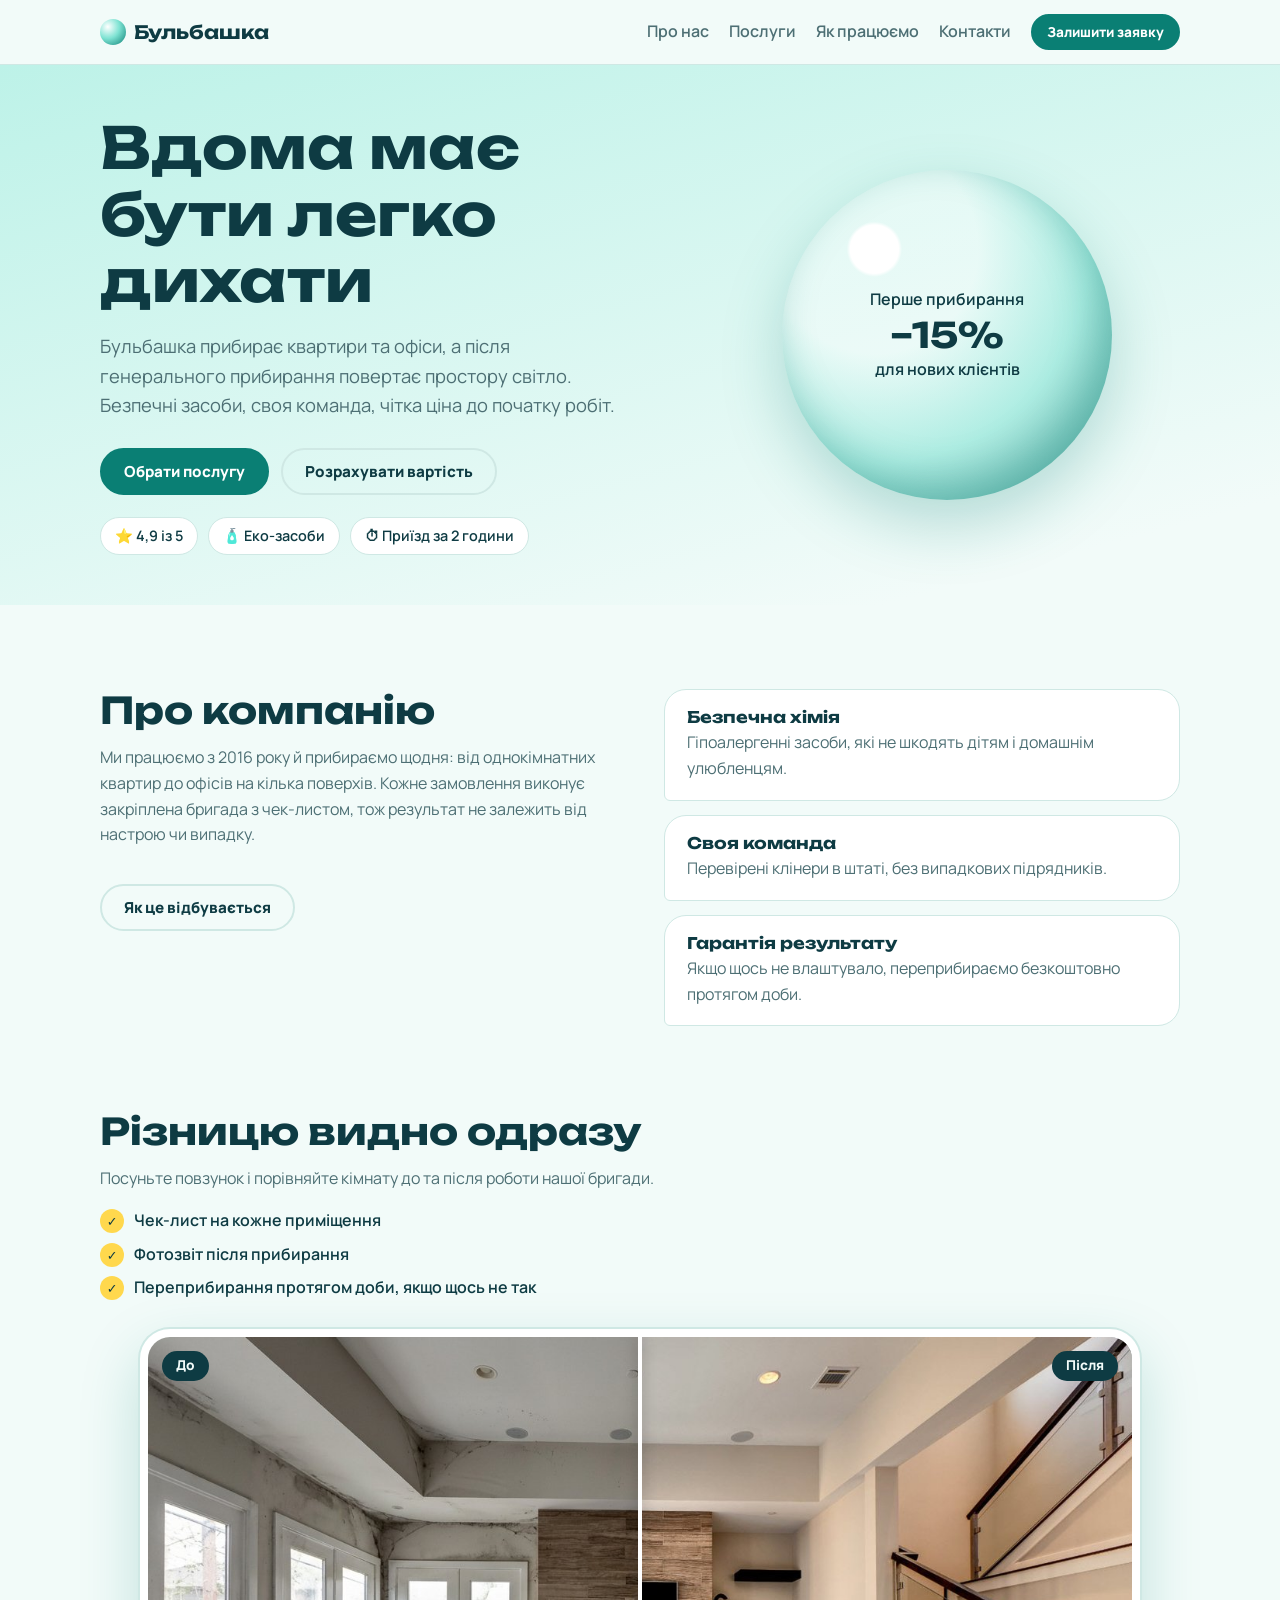
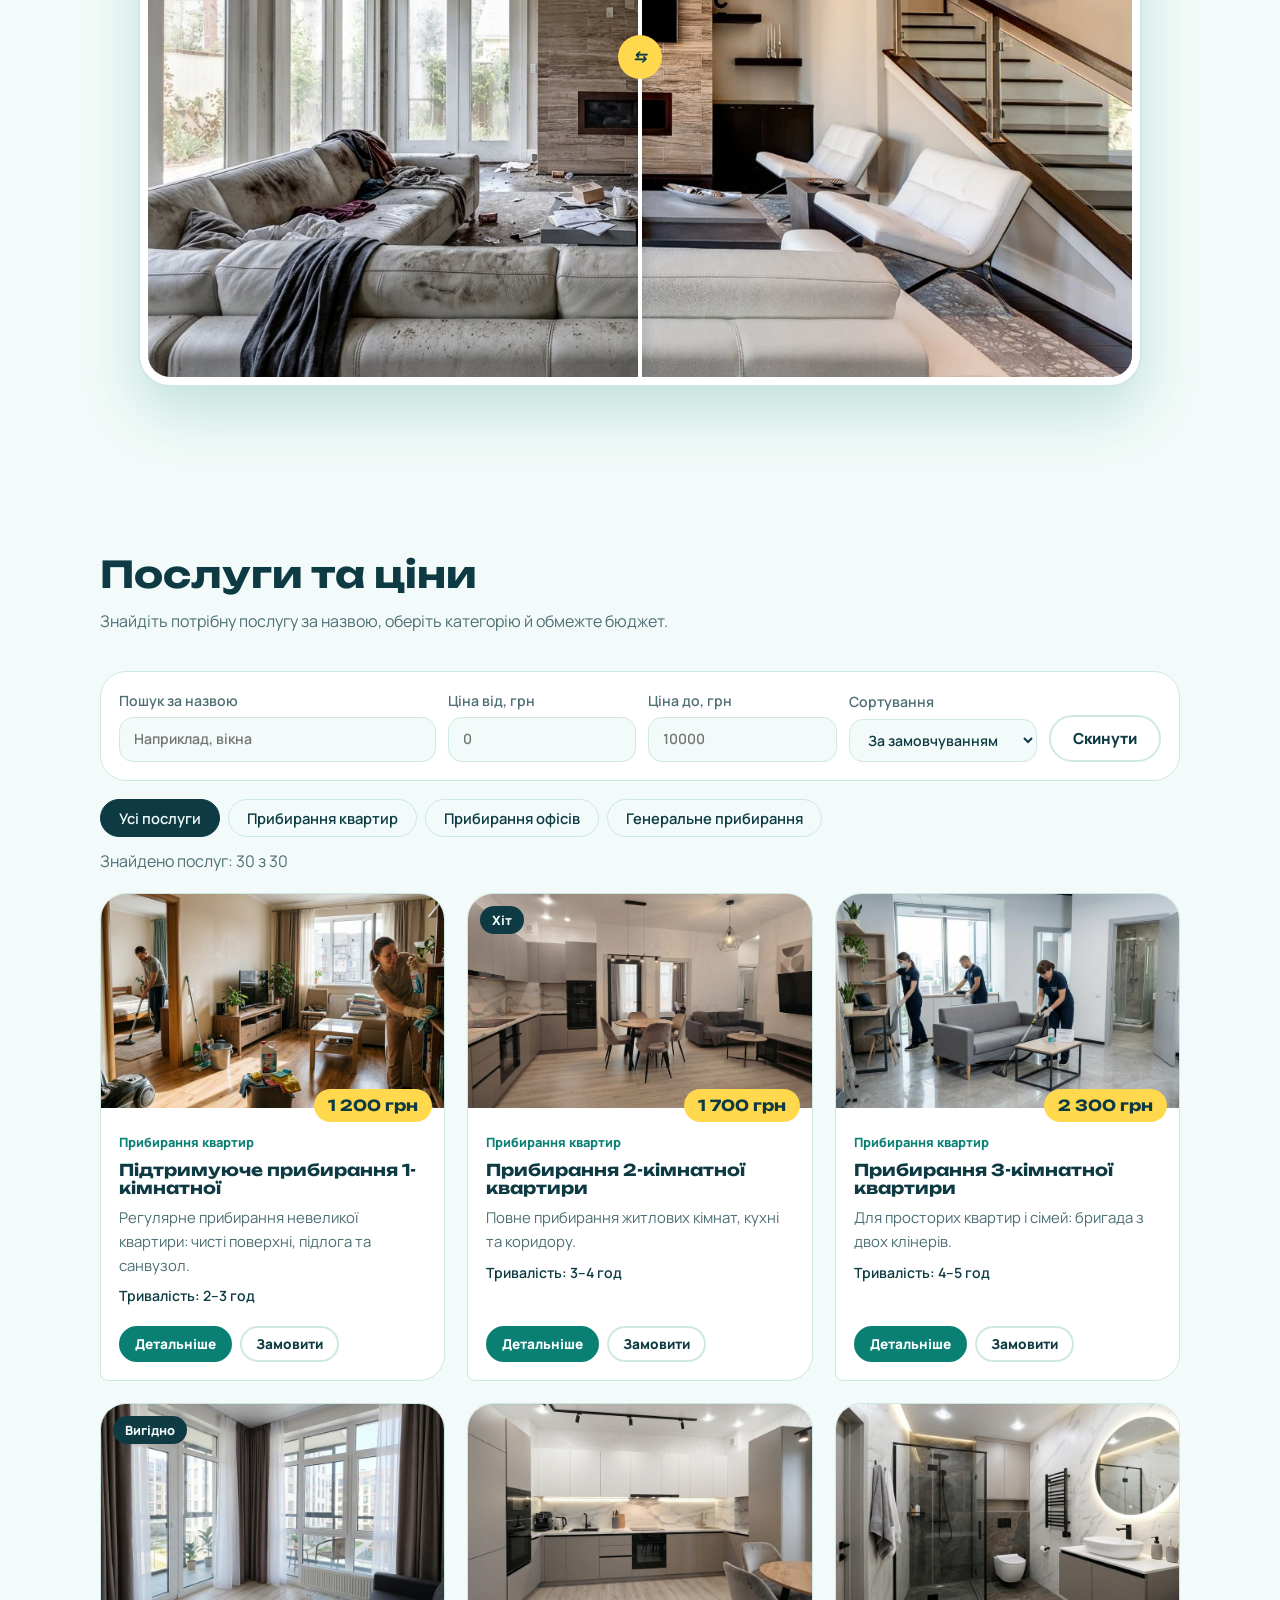
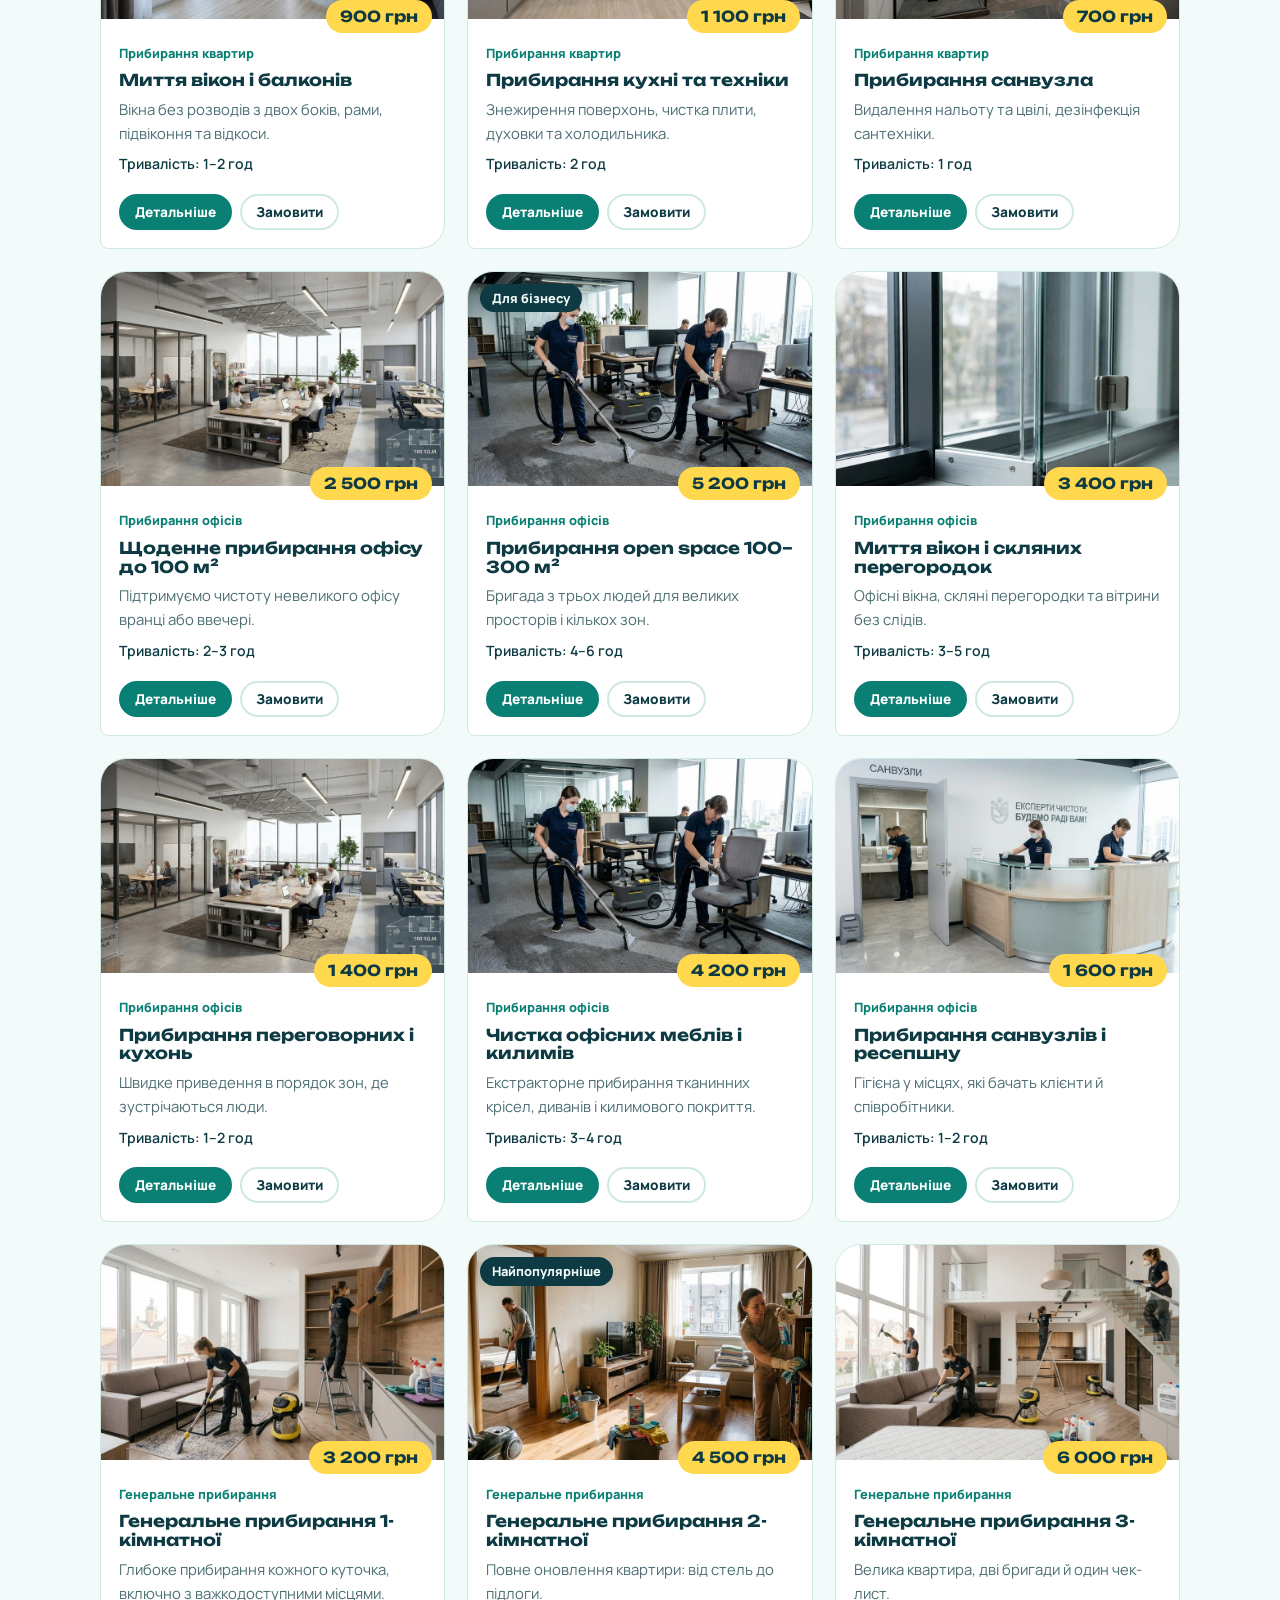
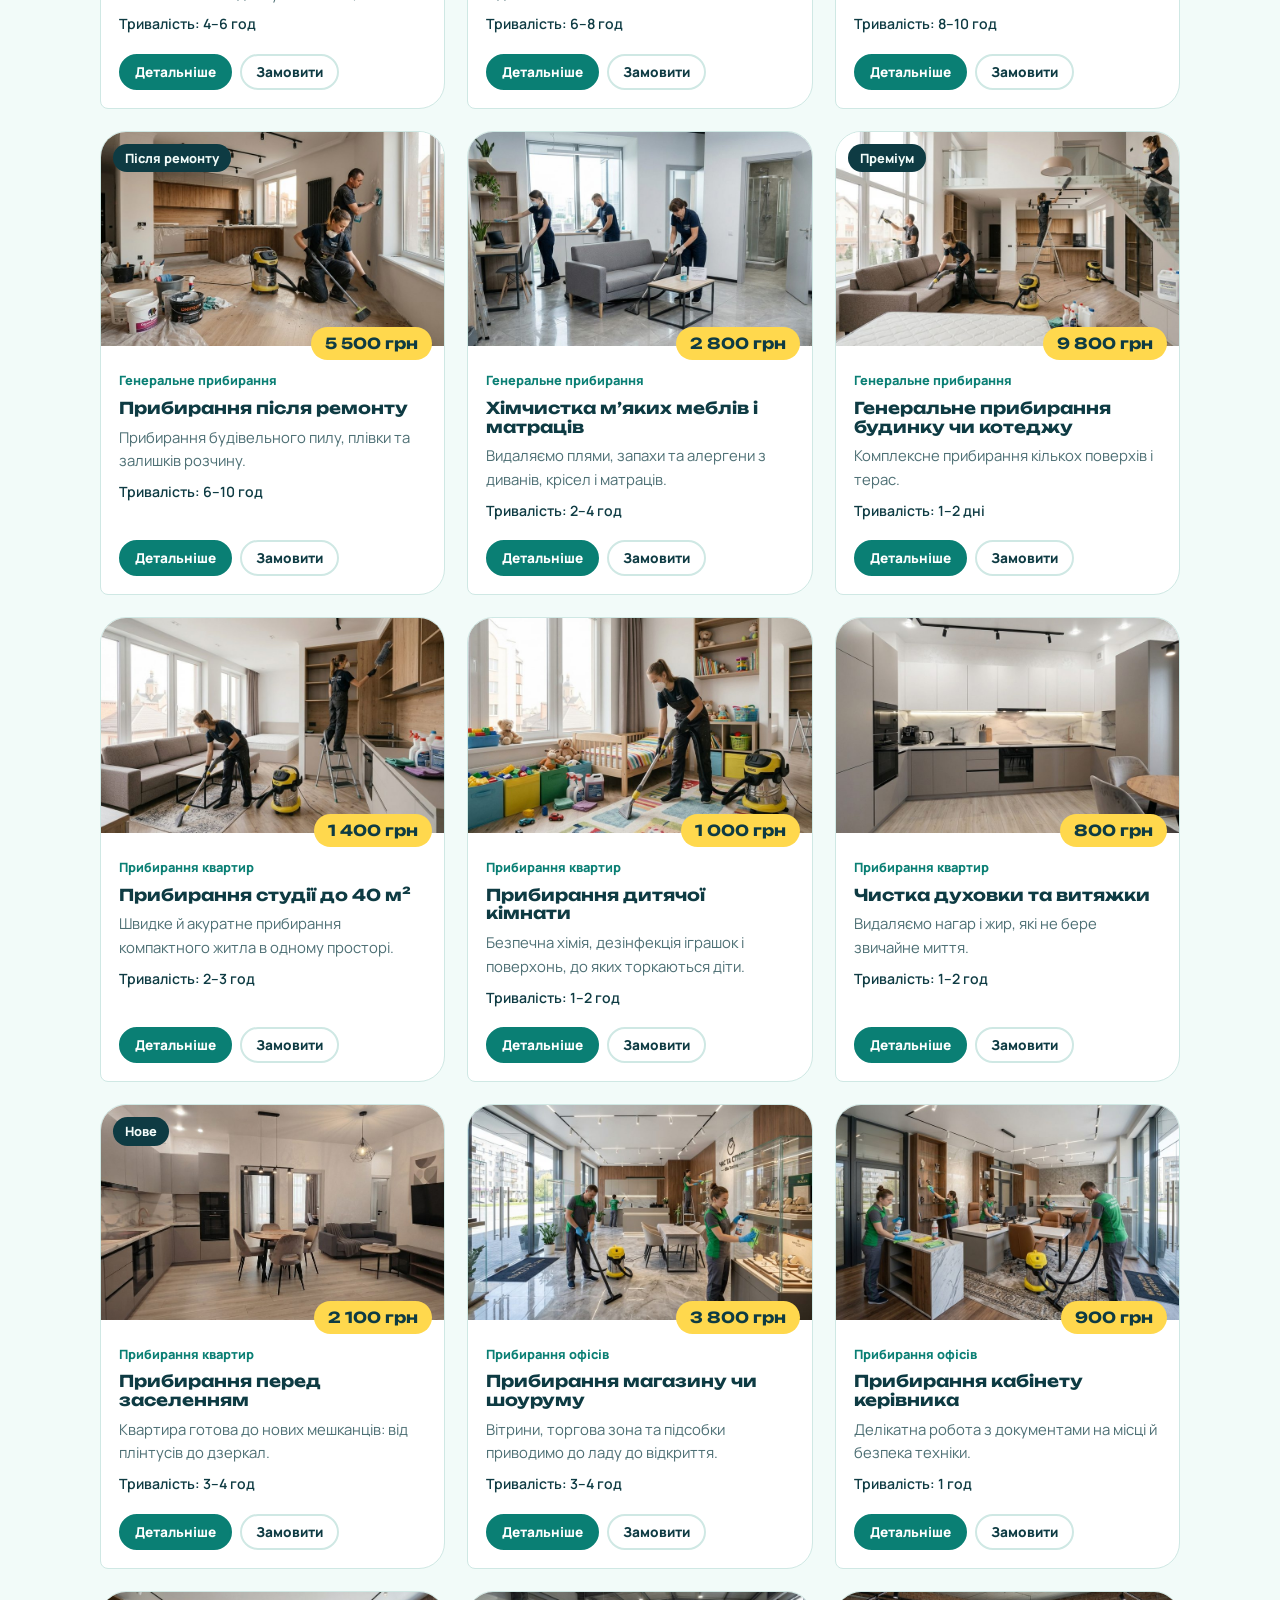
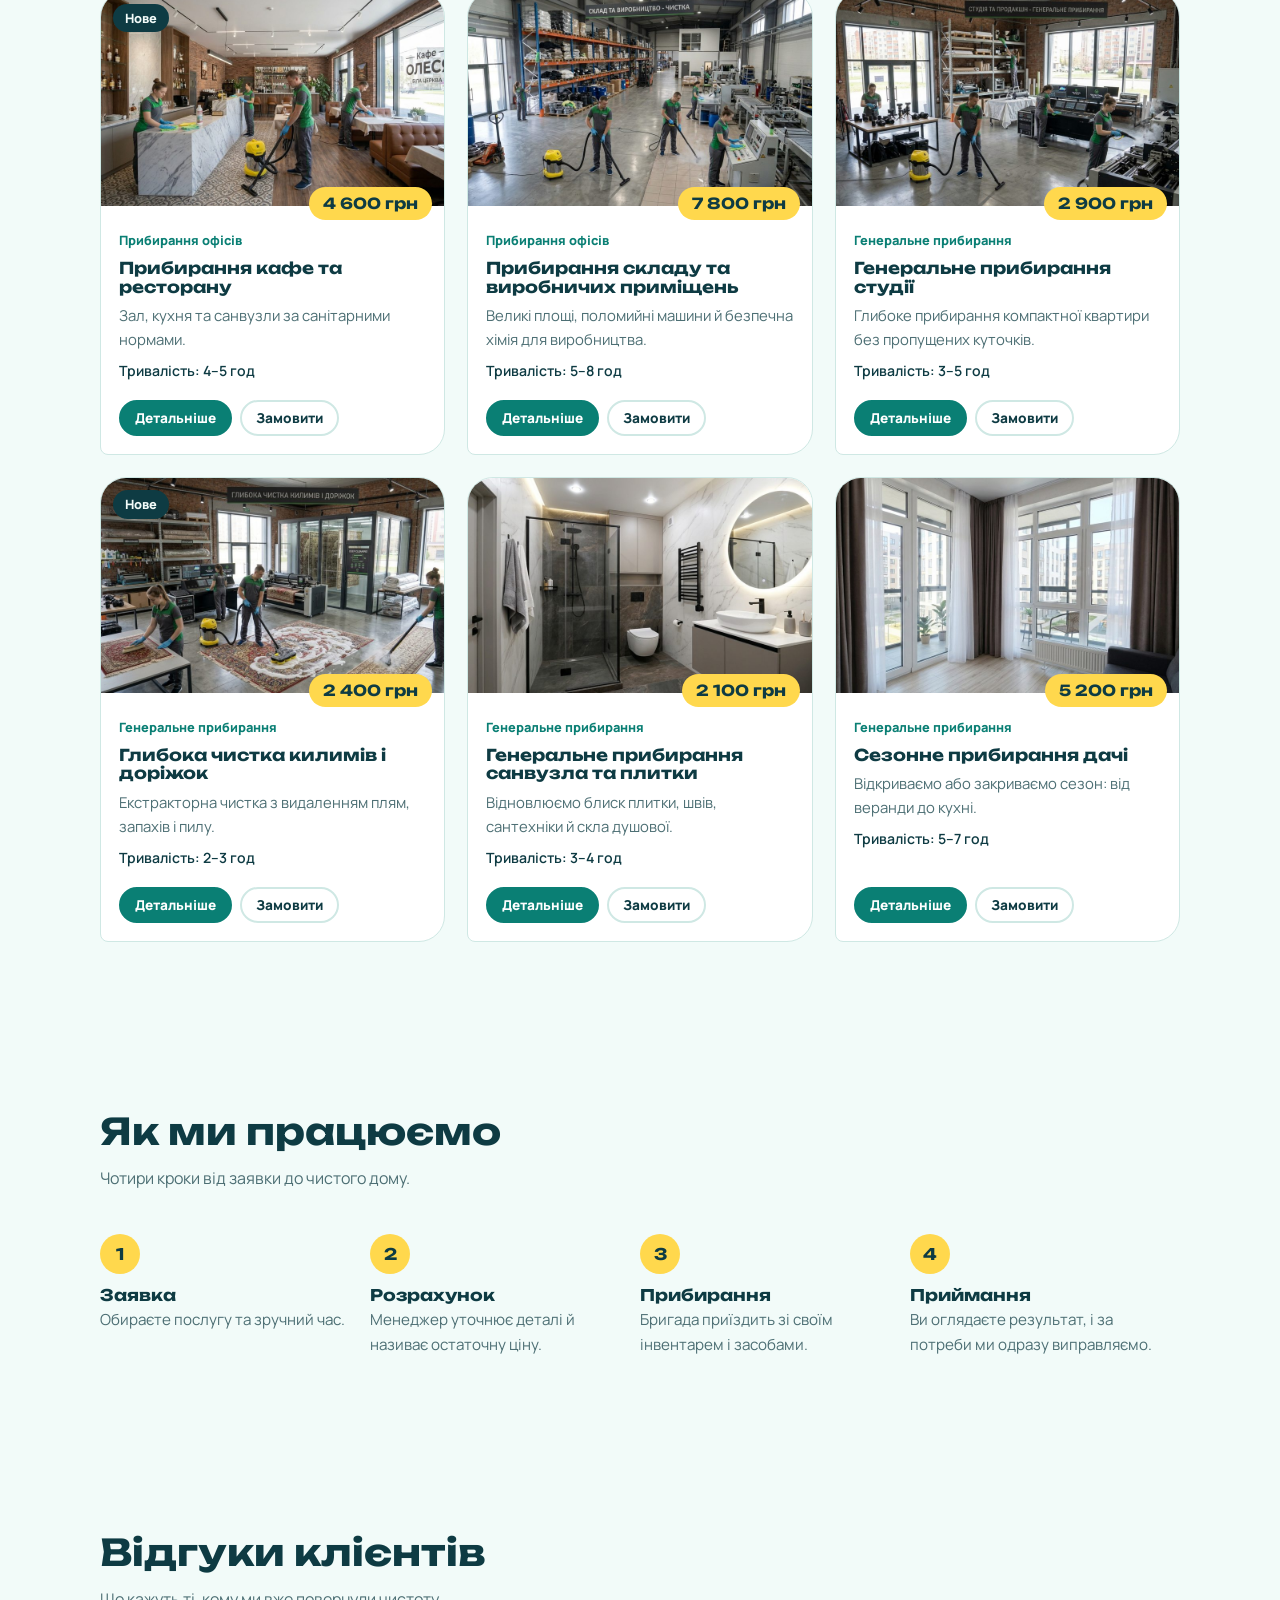
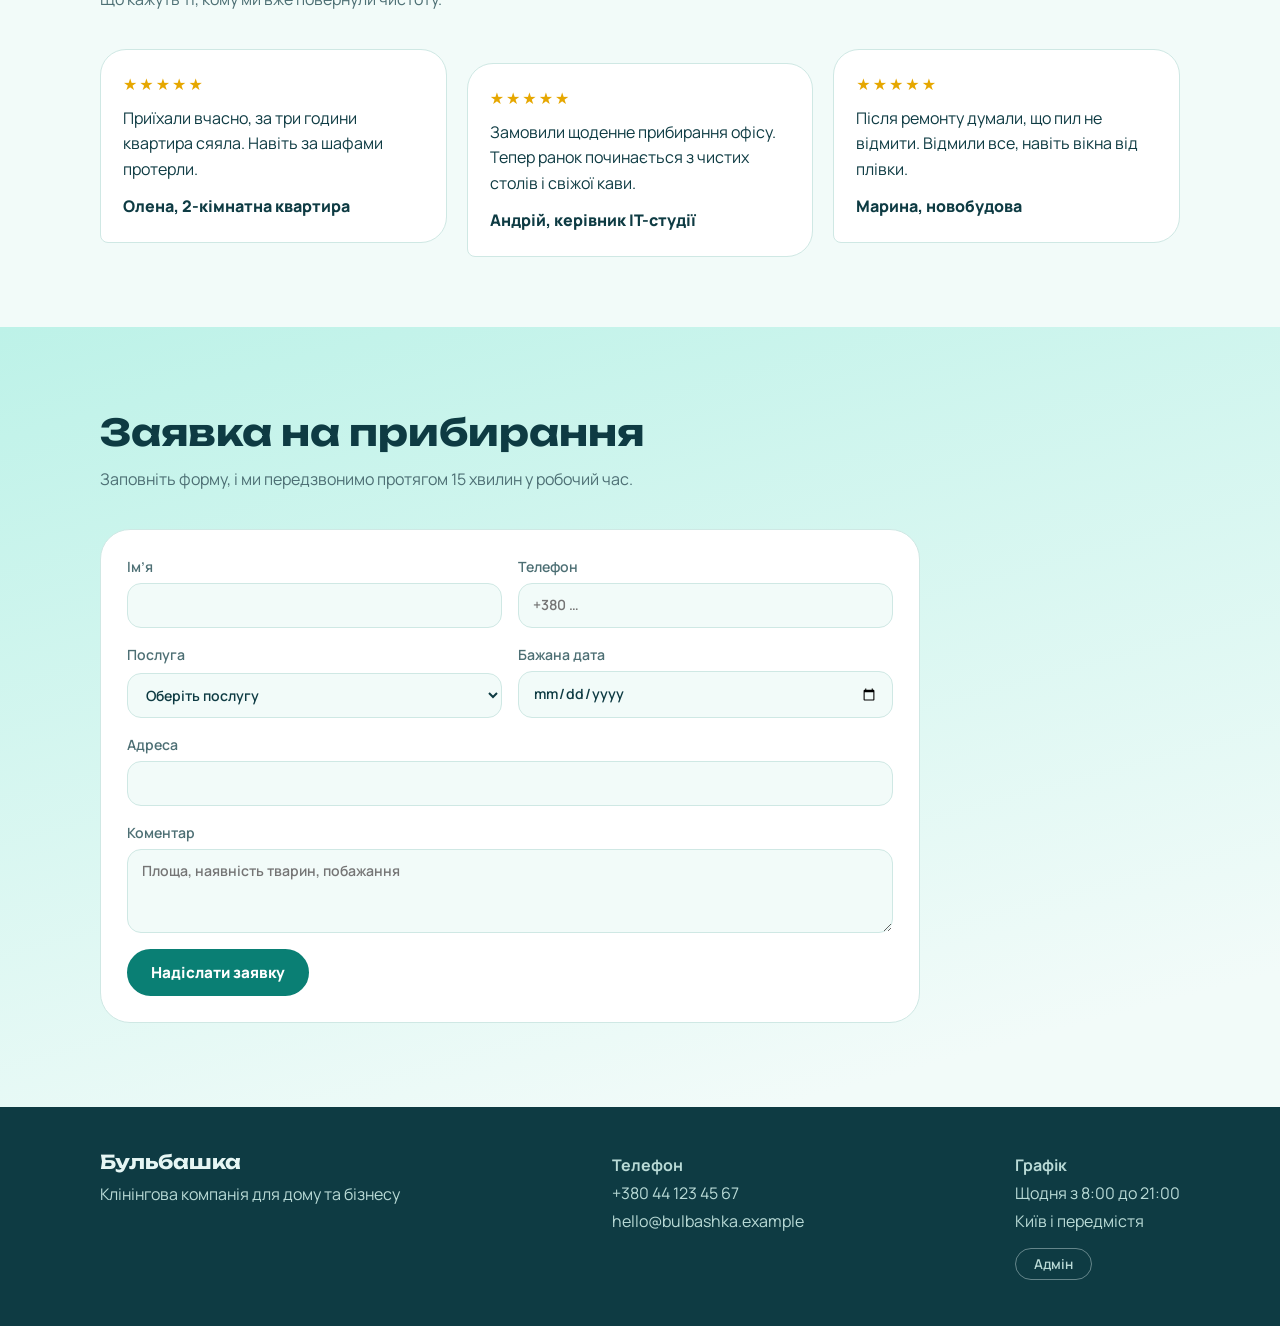
<file: index.html>
<!DOCTYPE html>
<html lang="uk">
<head>
<meta charset="utf-8">
<meta name="viewport" content="width=device-width, initial-scale=1, viewport-fit=cover">
<title>Бульбашка — клінінгова компанія</title>
<link rel="icon" href="data:image/svg+xml,%3Csvg xmlns='http://www.w3.org/2000/svg' viewBox='0 0 100 100'%3E%3Ctext y='.9em' font-size='90'%3E🫧%3C/text%3E%3C/svg%3E">
<link rel="preconnect" href="https://fonts.googleapis.com">
<link href="https://fonts.googleapis.com/css2?family=Manrope:wght@400;600;800&family=Unbounded:wght@500;700&display=swap" rel="stylesheet">
<link rel="stylesheet" href="css/style.css">
</head>
<body>
<header><div class="wrap">
<a class="logo" href="#top"><i></i>Бульбашка</a>
<nav><a href="#about">Про нас</a><a href="#services">Послуги</a><a href="#process">Як працюємо</a><a href="#contacts">Контакти</a><a class="own" href="#admin">Адмін</a></nav>
<a class="btn sm" href="#order">Залишити заявку</a>
</div></header>

<div id="detail" hidden></div>
<div id="adminv" hidden><div class="wrap dt"><a class="back" href="#services">Назад на сайт</a><h1 style="font-size:clamp(1.5rem,4vw,2.2rem);margin-bottom:8px">Адмін-панель</h1><p class="lead">Цю сторінку бачите лише ви. Зміни одразу з’являються на сайті.</p><div id="adminbody"></div></div></div>
<main id="top">
<div class="hero" id="hero"><div class="wrap">
<div>
<h1>Вдома має бути легко дихати</h1>
<p>Бульбашка прибирає квартири та офіси, а після генерального прибирання повертає простору світло. Безпечні засоби, своя команда, чітка ціна до початку робіт.</p>
<div class="cta"><a class="btn" href="#services">Обрати послугу</a><a class="btn ghost" href="#order">Розрахувати вартість</a></div>
<div class="trust"><span>⭐ 4,9 із 5</span><span>🧴 Еко-засоби</span><span>⏱ Приїзд за 2 години</span></div>
</div>
<div class="promo"><div><span>Перше прибирання</span><b>–15%</b><span>для нових клієнтів</span></div></div>
</div></div>

<section id="about"><div class="wrap about">
<div><h2>Про компанію</h2>
<p class="lead">Ми працюємо з 2016 року й прибираємо щодня: від однокімнатних квартир до офісів на кілька поверхів. Кожне замовлення виконує закріплена бригада з чек-листом, тож результат не залежить від настрою чи випадку.</p>
<a class="btn ghost" href="#process">Як це відбувається</a></div>
<div class="facts">
<div class="fact"><h3>Безпечна хімія</h3><p>Гіпоалергенні засоби, які не шкодять дітям і домашнім улюбленцям.</p></div>
<div class="fact"><h3>Своя команда</h3><p>Перевірені клінери в штаті, без випадкових підрядників.</p></div>
<div class="fact"><h3>Гарантія результату</h3><p>Якщо щось не влаштувало, переприбираємо безкоштовно протягом доби.</p></div>
</div></div></section>

<section id="result" style="padding-top:0"><div class="wrap about"><div><h2>Різницю видно одразу</h2><p class="lead">Посуньте повзунок і порівняйте кімнату до та після роботи нашої бригади.</p><ul class="checks"><li>Чек-лист на кожне приміщення</li><li>Фотозвіт після прибирання</li><li>Переприбирання протягом доби, якщо щось не так</li></ul></div>
<div class="ba" id="ba"><img id="b1" alt="Вітальня до прибирання: брудні стіни, дивани й підлога, розкидані речі"><img id="b2" class="aft" alt="Та сама вітальня після прибирання: чисті стіни, дивани й підлога"><span class="ba-t l">До</span><span class="ba-t r">Після</span><i class="ba-line"></i><input id="bar" type="range" min="0" max="100" value="50" aria-label="Порівняти до і після"></div></div></section>
<section id="services" style="background:var(--bg)"><div class="wrap">
<h2>Послуги та ціни</h2>
<p class="lead">Знайдіть потрібну послугу за назвою, оберіть категорію й обмежте бюджет.</p>
<div class="bar">
<label class="grow">Пошук за назвою<input id="q" type="search" placeholder="Наприклад, вікна"></label>
<label>Ціна від, грн<input id="mn" type="number" min="0" step="100" placeholder="0"></label>
<label>Ціна до, грн<input id="mx" type="number" min="0" step="100" placeholder="10000"></label>
<label class="wide">Сортування<select id="so"><option value="def">За замовчуванням</option><option value="pa">Ціна: від низької</option><option value="pd">Ціна: від високої</option><option value="na">Назва: А–Я</option><option value="nd">Назва: Я–А</option></select></label>
<button class="btn ghost" id="reset" type="button">Скинути</button>
</div>
<div class="chips" id="chips"></div>
<div class="meta"><span id="cnt"></span>
<span><button class="btn ghost sm own" id="adm" type="button" aria-pressed="false">Керування послугами</button>
<button class="btn sm admin-only" id="add" type="button">Додати послугу</button></span></div>
<div class="grid" id="grid"></div>
</div></section>

<section id="process"><div class="wrap">
<h2>Як ми працюємо</h2>
<p class="lead">Чотири кроки від заявки до чистого дому.</p>
<div class="steps">
<div class="step"><h3>Заявка</h3><p>Обираєте послугу та зручний час.</p></div>
<div class="step"><h3>Розрахунок</h3><p>Менеджер уточнює деталі й називає остаточну ціну.</p></div>
<div class="step"><h3>Прибирання</h3><p>Бригада приїздить зі своїм інвентарем і засобами.</p></div>
<div class="step"><h3>Приймання</h3><p>Ви оглядаєте результат, і за потреби ми одразу виправляємо.</p></div>
</div></div></section>

<section id="reviews"><div class="wrap"><h2>Відгуки клієнтів</h2><p class="lead">Що кажуть ті, кому ми вже повернули чистоту.</p><div class="revs">
<blockquote class="rev"><span>★★★★★</span><p>Приїхали вчасно, за три години квартира сяяла. Навіть за шафами протерли.</p><cite>Олена, 2-кімнатна квартира</cite></blockquote>
<blockquote class="rev"><span>★★★★★</span><p>Замовили щоденне прибирання офісу. Тепер ранок починається з чистих столів і свіжої кави.</p><cite>Андрій, керівник IT-студії</cite></blockquote>
<blockquote class="rev"><span>★★★★★</span><p>Після ремонту думали, що пил не відмити. Відмили все, навіть вікна від плівки.</p><cite>Марина, новобудова</cite></blockquote>
</div></div></section>
<section class="order" id="order"><div class="wrap">
<h2>Заявка на прибирання</h2>
<p class="lead">Заповніть форму, і ми передзвонимо протягом 15 хвилин у робочий час.</p>
<div id="formbox"><form class="form" id="req">
<label>Ім’я<input name="name" required minlength="2" autocomplete="name"></label>
<label>Телефон<input name="phone" type="tel" required pattern="[+0-9 ()\-]{10,}" placeholder="+380 …" autocomplete="tel"></label>
<label>Послуга<select name="svc" id="svc" required></select></label>
<label>Бажана дата<input name="date" type="date" required></label>
<label class="full">Адреса<input name="addr" required autocomplete="street-address"></label>
<label class="full">Коментар<textarea name="msg" placeholder="Площа, наявність тварин, побажання"></textarea></label>
<div class="full"><button class="btn" type="submit">Надіслати заявку</button></div>
</form></div>
</div></section>
</main>

<footer id="contacts"><div class="wrap">
<div><h3 style="font-size:1.2rem;margin-bottom:8px">Бульбашка</h3><p>Клінінгова компанія для дому та бізнесу</p></div>
<div><p><b>Телефон</b></p><p>+380 44 123 45 67</p><p>hello@bulbashka.example</p></div>
<div><p><b>Графік</b></p><p>Щодня з 8:00 до 21:00</p><p>Київ і передмістя</p><p style="margin-top:14px"><button class="fbtn" id="fadm" type="button">Адмін</button></p></div>
</div></footer>

<dialog id="dlg"></dialog>
<div id="toast" role="status"></div>

<script src="js/config.js"></script>
<script src="js/app.js"></script>
</body>
</html>
</file>
<file: css/style.css>
:root{--bg:#F2FBF9;--surf:#fff;--ink:#0E3B43;--mut:#4D6F74;--brand:#0A7F74;--on:#fff;--lemon:#FFD84D;--line:#CFE8E4;--hero:linear-gradient(165deg,#BDF2E8 0%,#F2FBF9 88%);color-scheme:light;box-sizing:border-box;padding-top:env(safe-area-inset-top,0px);padding-bottom:env(safe-area-inset-bottom,0px)}
@media (prefers-color-scheme:dark){:root:not([data-theme="light"]){--bg:#08242A;--surf:#0F3139;--ink:#E6F6F4;--mut:#9CC3C0;--brand:#5FE0CF;--on:#06302B;--line:#1E4A52;--hero:linear-gradient(165deg,#0F4650 0%,#08242A 88%);color-scheme:dark}}
:root[data-theme="dark"]{--bg:#08242A;--surf:#0F3139;--ink:#E6F6F4;--mut:#9CC3C0;--brand:#5FE0CF;--on:#06302B;--line:#1E4A52;--hero:linear-gradient(165deg,#0F4650 0%,#08242A 88%);color-scheme:dark}
*,*::before,*::after{box-sizing:inherit}
html{scroll-behavior:smooth;scroll-padding-top:calc(env(safe-area-inset-top,0px) + 72px)}
body{margin:0;background:var(--bg);color:var(--ink);font:400 1rem/1.6 Manrope,system-ui,sans-serif}
body::before{content:"";position:fixed;inset:0 0 auto;height:env(safe-area-inset-top,0px);background:var(--bg);z-index:30}
h1,h2,h3{font-family:Unbounded,Manrope,system-ui,sans-serif;line-height:1.15;margin:0}
a{color:inherit}
.wrap{max-width:1120px;margin:0 auto;padding:0 20px}
header{position:sticky;top:env(safe-area-inset-top,0px);z-index:20;background:var(--bg);border-bottom:1px solid var(--line)}
header .wrap{display:flex;align-items:center;gap:20px;height:64px}
.logo{font:700 1.15rem Unbounded,sans-serif;text-decoration:none;display:flex;align-items:center;gap:8px;margin-right:auto}
.logo i{width:26px;height:26px;border-radius:50%;background:radial-gradient(circle at 30% 30%,#fff,#7FE3D3 45%,#0A7F74);display:inline-block}
nav{display:flex;gap:20px}nav a{text-decoration:none;font-weight:600;color:var(--mut)}nav a:hover{color:var(--ink)}
.btn{font:800 .95rem Manrope,sans-serif;background:var(--brand);color:var(--on);border:2px solid var(--brand);border-radius:999px;padding:11px 22px;cursor:pointer;text-decoration:none;display:inline-block}
.btn:hover{filter:brightness(1.08)}.btn.ghost{background:transparent;color:var(--ink);border-color:var(--line)}.btn.sm{padding:7px 14px;font-size:.85rem}.btn.danger{background:transparent;color:#C0392B;border-color:#C0392B}
:focus-visible{outline:3px solid var(--lemon);outline-offset:2px}
.hero{background:var(--hero);position:relative;overflow:hidden}
.hero .wrap{display:grid;grid-template-columns:1.25fr 1fr;gap:32px;align-items:center;min-height:540px;position:relative;z-index:2}
.hero h1{font-size:clamp(2rem,5vw,3.6rem);margin-bottom:18px;text-align:left}
.hero p{font-size:1.15rem;color:var(--mut);max-width:48ch;margin:0 0 28px}
.cta{display:flex;gap:12px;flex-wrap:wrap}
.promo{justify-self:center;width:min(330px,80vw);aspect-ratio:1;border-radius:50%;display:grid;place-content:center;text-align:center;padding:36px;background:radial-gradient(circle at 28% 24%,#fff 0 7%,rgba(255,255,255,.35) 8% 30%,rgba(127,227,211,.55) 62%,rgba(10,127,116,.6));box-shadow:inset -12px -16px 40px rgba(10,127,116,.35),0 24px 60px rgba(10,127,116,.25);color:#0E3B43;animation:bob 6s ease-in-out infinite}
.promo b{font:700 2.2rem Unbounded,sans-serif;display:block}.promo span{font-weight:600}
@keyframes bob{50%{transform:translateY(-14px)}}
.b{position:absolute;bottom:-80px;border-radius:50%;background:radial-gradient(circle at 30% 28%,#fff,rgba(255,255,255,.25) 40%,rgba(127,227,211,.35));border:1px solid rgba(255,255,255,.6);cursor:pointer;animation:rise linear infinite;z-index:1}
.b.pop{animation:none;transform:scale(1.6);opacity:0;transition:.25s}
@keyframes rise{to{transform:translateY(-700px) translateX(30px)}}
section{padding:84px 0}
h2{font-size:clamp(1.6rem,3.4vw,2.3rem);margin-bottom:14px}
.lead{color:var(--mut);max-width:60ch;margin:0 0 36px}
.about{display:grid;grid-template-columns:1fr 1fr;gap:48px;align-items:start}
.facts{display:grid;gap:14px}
.fact{background:var(--surf);border:1px solid var(--line);border-radius:22px 22px 22px 6px;padding:18px 22px}
.fact h3{font-size:1rem;margin-bottom:4px}.fact p{margin:0;color:var(--mut)}
.bar{display:flex;flex-wrap:wrap;gap:12px;align-items:end;background:var(--surf);border:1px solid var(--line);border-radius:26px;padding:18px;margin-bottom:18px}
label{font-weight:600;font-size:.88rem;display:grid;gap:5px;color:var(--mut)}
input,select,textarea{font:inherit;color:var(--ink);background:var(--bg);border:1.5px solid var(--line);border-radius:14px;padding:10px 14px;width:100%}
textarea{resize:vertical;min-height:84px}
.bar label{flex:1 1 150px}.bar .grow{flex:2 1 240px}
.chips{display:flex;gap:8px;flex-wrap:wrap;margin-bottom:12px}
.chip{border:1.5px solid var(--line);background:transparent;color:var(--ink);border-radius:999px;padding:8px 18px;font:600 .92rem Manrope,sans-serif;cursor:pointer}
.chip[aria-pressed="true"]{background:var(--ink);color:var(--bg);border-color:var(--ink)}
.meta{display:flex;justify-content:space-between;align-items:center;gap:10px;flex-wrap:wrap;margin-bottom:18px;color:var(--mut)}
.admin-only{display:none}body.admin .admin-only{display:inline-block}
.grid{display:grid;grid-template-columns:repeat(auto-fill,minmax(270px,1fr));gap:22px}
.card{background:var(--surf);border:1px solid var(--line);border-radius:26px 26px 26px 8px;overflow:hidden;display:flex;flex-direction:column}
.card .ph{position:relative}.card img{display:block;width:100%;aspect-ratio:16/10;object-fit:cover}
.price{position:absolute;right:12px;bottom:-14px;background:var(--lemon);color:#0E3B43;font:700 .95rem Unbounded,sans-serif;padding:7px 14px;border-radius:999px}
.cb{padding:24px 18px 18px;display:flex;flex-direction:column;gap:8px;flex:1}
.tag{font-size:.8rem;font-weight:800;color:var(--brand)}
.card h3{font-size:1.02rem}.card p{margin:0;color:var(--mut);font-size:.93rem}
.dur{font-size:.88rem;font-weight:600}
.acts{margin-top:auto;padding-top:10px;display:flex;gap:8px;flex-wrap:wrap}
.empty{grid-column:1/-1;text-align:center;padding:48px 16px;border:2px dashed var(--line);border-radius:26px;color:var(--mut)}
.steps{display:grid;grid-template-columns:repeat(auto-fit,minmax(200px,1fr));gap:0;counter-reset:s}
.step{padding:6px 22px 6px 0;position:relative}.step::before{counter-increment:s;content:counter(s);display:grid;place-items:center;width:40px;height:40px;border-radius:50%;background:var(--lemon);color:#0E3B43;font:700 1rem Unbounded,sans-serif;margin-bottom:12px}
.step h3{font-size:1rem;margin-bottom:4px}.step p{margin:0;color:var(--mut);font-size:.95rem}
.order{background:var(--hero)}
.form{background:var(--surf);border:1px solid var(--line);border-radius:30px;padding:26px;display:grid;grid-template-columns:1fr 1fr;gap:16px;max-width:820px}
.form .full{grid-column:1/-1}
.ok{max-width:820px;background:var(--surf);border:2px solid var(--brand);border-radius:30px;padding:32px}
footer{background:#0E3B43;color:#E6F6F4;padding:44px 0}
footer .wrap{display:flex;flex-wrap:wrap;gap:24px 56px;justify-content:space-between}footer p{margin:2px 0;color:#B9DAD6}
dialog{border:1px solid var(--line);border-radius:26px;background:var(--surf);color:var(--ink);padding:26px;width:min(560px,92vw);max-height:88vh}
dialog::backdrop{background:rgba(6,30,34,.6)}
dialog h3{margin-bottom:12px}dialog ul{padding-left:20px;margin:8px 0}
.row{display:grid;grid-template-columns:1fr 1fr;gap:12px}.dlgf{display:grid;gap:12px}
.dact{display:flex;gap:10px;justify-content:flex-end;margin-top:16px;flex-wrap:wrap}
#toast{position:fixed;left:50%;bottom:calc(20px + env(safe-area-inset-bottom,0px));transform:translate(-50%,40px);background:var(--ink);color:var(--bg);padding:12px 22px;border-radius:999px;font-weight:600;opacity:0;transition:.3s;z-index:50;pointer-events:none}
#toast.on{opacity:1;transform:translate(-50%,0)}
[hidden]{display:none!important}body{overflow-x:hidden}.card{color:inherit;text-decoration:none}
.dt{padding-top:28px;padding-bottom:72px}.back{display:inline-block;margin-bottom:18px;font-weight:800;color:var(--brand);text-decoration:none}.back::before{content:"←  "}
.dh{display:grid;grid-template-columns:1.1fr 1fr;gap:36px;align-items:center;margin-bottom:48px}.dimg{position:relative;border-radius:30px 30px 30px 8px;overflow:hidden}.dimg img{display:block;width:100%;aspect-ratio:16/10;object-fit:cover}
.dt h1{font-size:clamp(1.5rem,4vw,2.4rem);margin:6px 0 12px}.dh p{color:var(--mut);margin:0}.dprice{display:flex;align-items:baseline;gap:16px;flex-wrap:wrap;margin:18px 0}.dprice b{font:700 2rem Unbounded,sans-serif}
.dcols{display:grid;grid-template-columns:1.6fr 1fr;gap:36px;margin-bottom:56px}.dcols h2{font-size:1.3rem;margin:28px 0 12px}.dcols h2:first-child{margin-top:0}.dcols ul:not(.checks){padding-left:20px;margin:0}
.opts{display:grid;gap:8px}.opt{display:flex;align-items:center;gap:12px;background:var(--surf);border:1px solid var(--line);border-radius:16px;padding:12px 16px;font-weight:600;color:var(--ink);font-size:1rem}.opt input{width:auto}.opt span{margin-left:auto;font-weight:800}
details{background:var(--surf);border:1px solid var(--line);border-radius:16px;padding:12px 16px;margin-bottom:8px}summary{font-weight:800;cursor:pointer}details p{margin:8px 0 0;color:var(--mut)}
.dside{background:var(--surf);border:1px solid var(--line);border-radius:26px;padding:22px;align-self:start;position:sticky;top:90px}.dside h3{font-size:1rem;margin-bottom:12px}.dside dl{margin:0 0 16px}.dside dt{font-weight:800;font-size:.85rem;color:var(--mut)}.dside dd{margin:0 0 10px}
.trust{display:flex;gap:10px;flex-wrap:wrap;margin-top:22px}.trust span{background:var(--surf);border:1px solid var(--line);border-radius:999px;padding:6px 14px;font-weight:600;font-size:.9rem}
.bdg{position:absolute;left:12px;top:12px;background:var(--ink);color:var(--bg);font-weight:800;font-size:.8rem;padding:4px 12px;border-radius:999px}
.ba{--p:50%;position:relative;aspect-ratio:1268/832;border-radius:30px;overflow:hidden;border:8px solid var(--surf);box-shadow:0 0 0 2px var(--line),0 24px 60px rgba(10,127,116,.22);max-width:1000px;margin:0 auto;width:100%;background:var(--surf)}#result .about{grid-template-columns:1fr;gap:28px}#result .lead{margin-bottom:16px}.ba img{position:absolute;inset:0;width:100%;height:100%;object-fit:cover}.ba .aft{clip-path:inset(0 0 0 var(--p))}.ba-line{position:absolute;top:0;bottom:0;left:var(--p);width:4px;margin-left:-2px;background:#fff;box-shadow:0 0 14px rgba(0,0,0,.35)}.ba-line::after{content:"⇆";position:absolute;top:50%;left:50%;transform:translate(-50%,-50%);width:44px;height:44px;border-radius:50%;background:var(--lemon);color:#0E3B43;display:grid;place-items:center;font-weight:800}.ba input{position:absolute;inset:0;width:100%;height:100%;opacity:0;cursor:ew-resize;margin:0}.ba:focus-within{outline:3px solid var(--lemon)}.ba-t{position:absolute;top:14px;background:var(--ink);color:var(--bg);padding:4px 14px;border-radius:999px;font-weight:800;font-size:.85rem}.ba-t.l{left:14px}.ba-t.r{right:14px}
.checks{list-style:none;padding:0;margin:0;display:grid;gap:8px;font-weight:600}.checks li::before{content:"✓";display:inline-grid;place-items:center;width:24px;height:24px;margin-right:10px;border-radius:50%;background:var(--lemon);color:#0E3B43;font-size:.8rem}
.revs{display:grid;grid-template-columns:repeat(auto-fit,minmax(250px,1fr));gap:20px}.rev{margin:0;background:var(--surf);border:1px solid var(--line);border-radius:26px 26px 26px 8px;padding:22px}.rev:nth-child(2){transform:translateY(14px)}.rev span{color:#E6A700;letter-spacing:2px;display:block;margin-bottom:8px}.rev p{margin:0}.rev cite{font-weight:800;font-style:normal;display:block;margin-top:12px}
@media (max-width:820px){.rev:nth-child(2){transform:none}html{scroll-padding-top:calc(env(safe-area-inset-top,0px) + 118px)}header .wrap{flex-wrap:wrap;height:auto;gap:6px 14px;padding-top:8px;padding-bottom:8px}nav{display:flex;order:3;width:100%;overflow-x:auto;gap:18px;white-space:nowrap;padding-bottom:4px}.bar{display:grid;grid-template-columns:1fr 1fr}.bar .grow,.bar .wide,.bar #reset{grid-column:1/-1}.chips{flex-wrap:nowrap;overflow-x:auto;padding-bottom:6px}.chip{white-space:nowrap}.dh,.dcols{grid-template-columns:1fr}.dside{position:static}dialog{padding:20px}.hero .wrap,.about{grid-template-columns:1fr}.promo{width:230px;padding:24px}.promo b{font-size:1.5rem}.hero .wrap{min-height:0;padding-top:36px;padding-bottom:48px}section{padding:56px 0}.form,.row{grid-template-columns:1fr}}
.own{display:none!important}body.owner .own{display:inline-block!important}
.arow{display:grid;grid-template-columns:72px 1fr auto;gap:12px;align-items:center;background:var(--surf);border:1px solid var(--line);border-radius:18px;padding:10px 14px;margin-bottom:8px}.arow img{width:72px;height:48px;object-fit:cover;border-radius:10px}.arow small{color:var(--mut)}.note{background:var(--surf);border:2px solid var(--lemon);border-radius:18px;padding:14px 18px;margin-bottom:14px}
@media (max-width:640px){.arow{grid-template-columns:72px 1fr}.arow .acts{grid-column:1/-1;padding-top:0}}
@media (max-width:480px){.wrap{padding:0 16px}.hero h1{font-size:1.9rem}.cta .btn{flex:1 1 100%;text-align:center}.form{padding:18px}.dprice b{font-size:1.6rem}.btn{min-height:44px}.acts .btn{flex:1 1 auto;text-align:center}}
@media (prefers-reduced-motion:reduce){.b,.promo{animation:none}html{scroll-behavior:auto}}
.fbtn{background:transparent;border:1px solid rgba(230,246,244,.4);color:#B9DAD6;border-radius:999px;padding:6px 18px;font:600 .85rem Manrope,system-ui,sans-serif;cursor:pointer}.fbtn:hover{color:#fff;border-color:#fff}

.dlgf .chk{display:flex;align-items:center;gap:8px;font-size:.9rem;color:var(--mut);cursor:pointer}
.dlgf .chk input{width:auto;margin:0}
</file>
